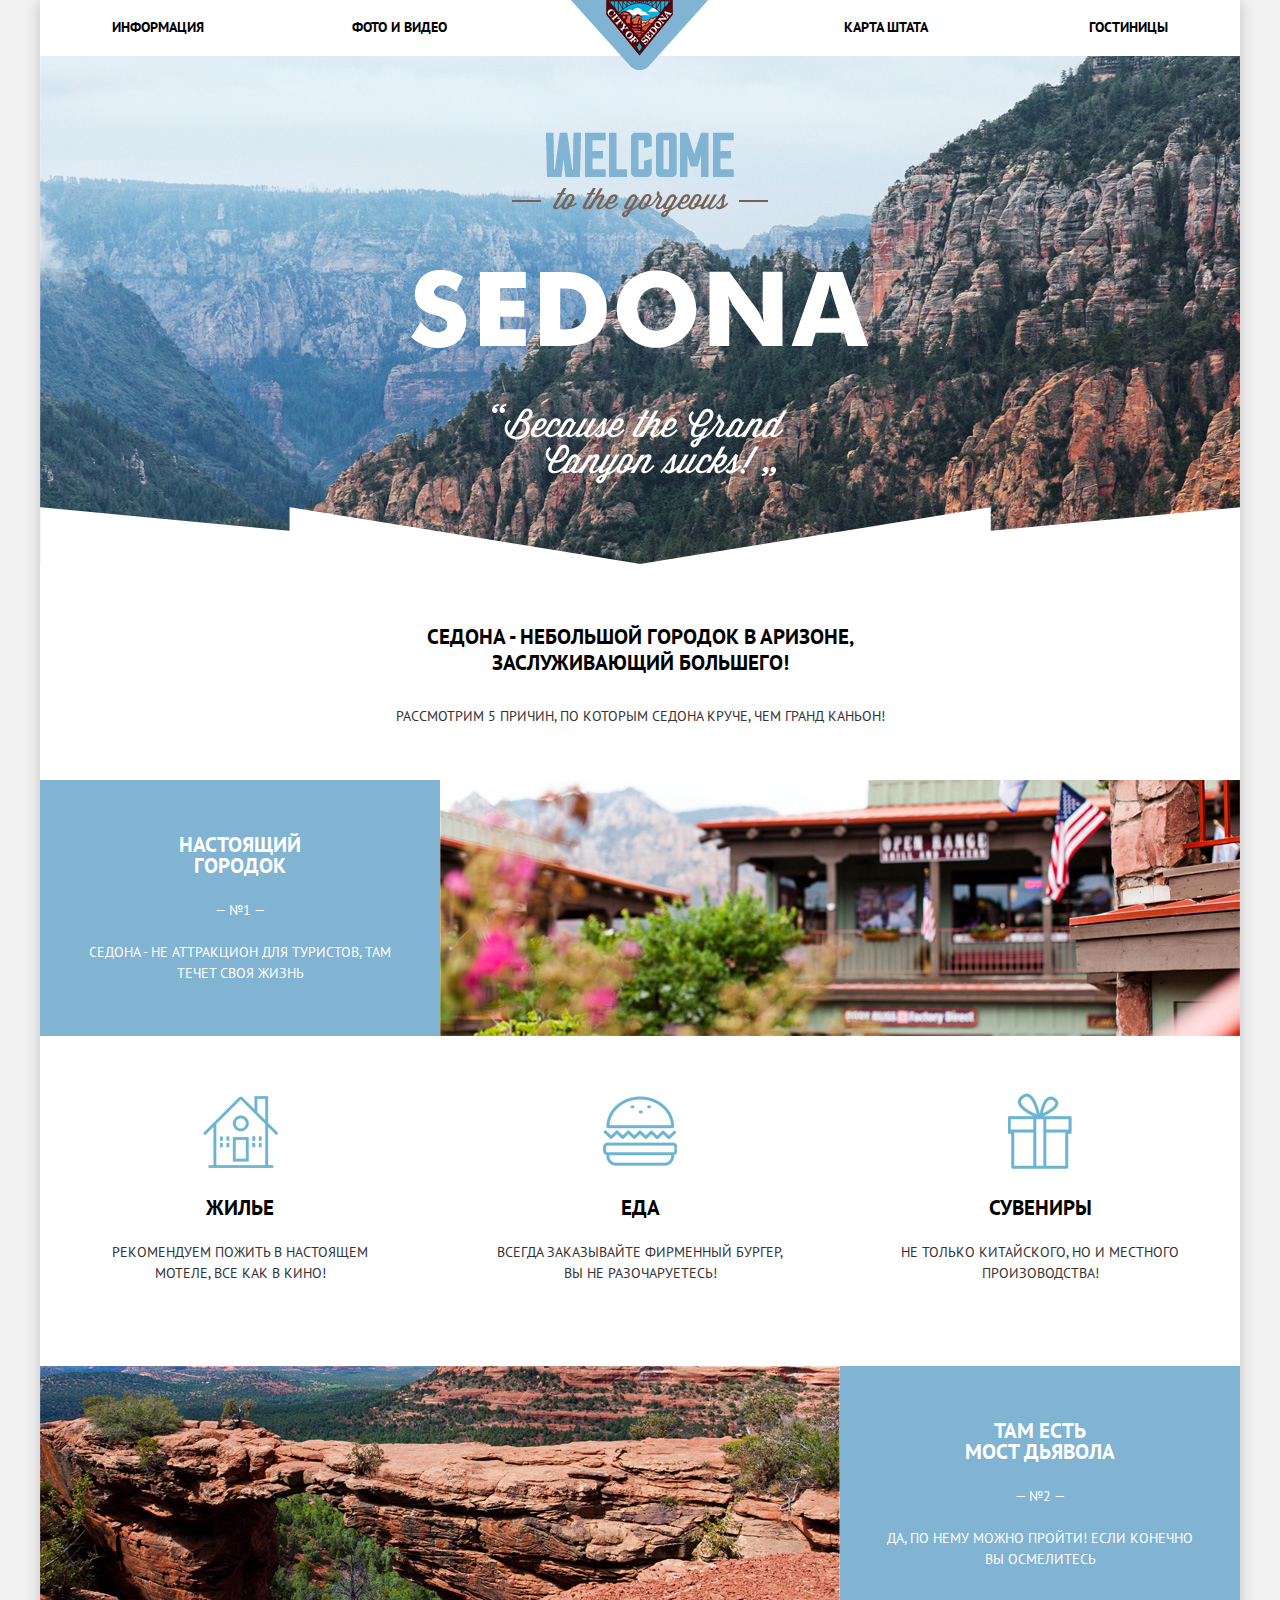
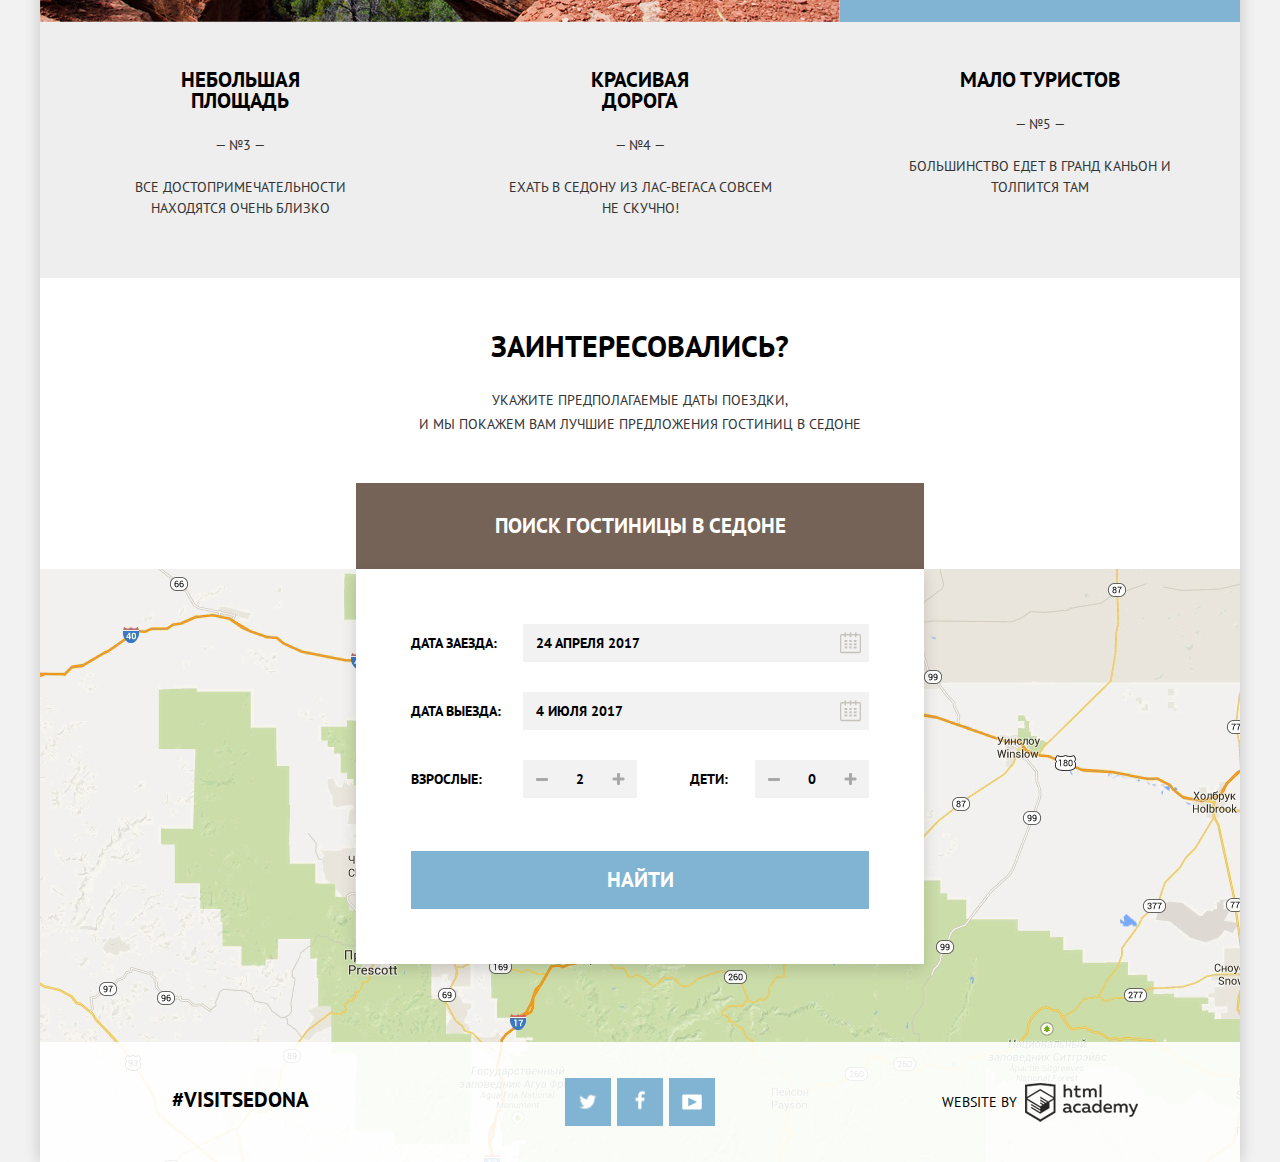
<file: index.html>
<!DOCTYPE html>
<html lang="ru">
  <head>
    <meta charset="utf-8">
    <title>HTML Academy: Седона</title>
    <link href="https://fonts.googleapis.com/css?family=PT+Sans:400,700&amp;subset=cyrillic" rel="stylesheet">
    <link href="css/normalize.css" rel="stylesheet">
    <link href="css/style.min.css" rel="stylesheet">
  </head>
  <body>
    <div class="container">
      <header class="main-header">
        <nav class="main-navigation">
          <div class="logo">
            <a><img src="img/logo.png" width="138" height="70" alt="Седона"></a>
          </div>
          <ul class="clearfix">
            <li class="main-navigation-left">
              <a href="#">Информация</a>
            </li>
            <li class="main-navigation-left">
              <a href="#">Фото и видео</a>
            </li>
            <li class="main-navigation-right">
              <a href="hotels.html">Гостиницы</a>
            </li>
            <li class="main-navigation-right">
              <a href="#">Карта штата</a>
            </li>
          </ul>
        </nav>
      </header>
      <main>
        <section class="intro">
          <img class="intro-text" src="img/index/intro-text.png" width="458" height="352" alt="Добро пожаловать в Седону!">
        </section>
        <section class="content">
          <div class="reason-title">
            <h1>Седона - небольшой городок в Аризоне, заслуживающий большего!</h1>
            <p>Рассмотрим 5 причин, по которым Седона круче, чем Гранд Каньон!</p>
          </div>
          <div class="reason-row clearfix">
            <div class="reason-row-descr">
              <h2>Настоящий городок</h2>
              <p>
                &mdash; №1 &mdash;
              </p>
              <p>
                Седона - не аттракцион для туристов, там течет своя жизнь
              </p>
            </div>
            <div class="reason1">
            </div>
          </div>
          <div class="recommend clearfix">
            <div class="recommend-item">
              <div class="recommend-icon recommend-house">
              </div>
              <h2>Жилье</h2>
              <p>
                Рекомендуем пожить в настоящем мотеле, все как в кино!
              </p>
            </div>
            <div class="recommend-item">
              <div class="recommend-icon recommend-food">
              </div>
              <h2>Еда</h2>
              <p>
                Всегда заказывайте фирменный бургер, вы не разочаруетесь!
              </p>
            </div>
            <div class="recommend-item">
              <div class="recommend-icon recommend-souvenir">
              </div>
              <h2>Сувениры</h2>
              <p>
                Не только китайского, но и местного произоводства!
              </p>
            </div>
          </div>
          <div class="reason-row clearfix">
            <div class="reason2">
            </div>
            <div class="reason-row-descr">
              <h2>Там есть<br>мост дьявола</h2>
              <p>
                &mdash; №2 &mdash;
              </p>
              <p>
                Да, по нему можно пройти! Если конечно вы осмелитесь
              </p>
            </div>
          </div>
          <div class="reason clearfix">
            <div class="reason-item">
              <h2>Небольшая площадь</h2>
              <p>
                &mdash; №3 &mdash;
              </p>
              <p>
                Все достопримечательности находятся очень близко
              </p>
            </div>
            <div class="reason-item">
              <h2>Красивая дорога</h2>
              <p>
                &mdash; №4 &mdash;
              </p>
              <p>
                Ехать в Седону из Лас-Вегаса совсем не скучно!
              </p>
            </div>
            <div class="reason-item">
              <h2>Мало туристов</h2>
              <p>
                &mdash; №5 &mdash;
              </p>
              <p>
                Большинство едет в Гранд Каньон и толпится там
              </p>
            </div>
          </div>
        </section>
        <section class="search">
          <div class="search-descr">
            <h2>Заинтересовались?</h2>
            <p>
              Укажите предполагаемые даты поездки,<br>и мы покажем вам лучшие предложения гостиниц в Седоне
            </p>
          </div>
          <div class="search-field">
            <button class="btn btn-brown search-btn" type="button">Поиск гостиницы в Седоне</button>
            <form class="search-form" action="#" method="get">
              <div class="search-wrapper">
                <label for="arrival">Дата заезда:</label>
                <div class="search-date">
                  <input type="text" id="arrival" name="arrival" value="24 апреля 2017">
                  <button class="btn icon-calendar" type="button"></button>
                </div>
              </div>
              <div class="search-wrapper">
                <label for="departure">Дата выезда:</label>
                <div class="search-date">
                  <input type="text" id="departure" name="departure" value="4 июля 2017">
                  <button class="btn icon-calendar" type="button"></button>
                </div>
              </div>
              <div class="search-wrapper">
                <label for="adult">Взрослые:</label>
                <div class="search-number">
                  <input type="text" id="adult" name="adult" value="2">
                  <button class="btn icon-minus" type="button"></button>
                  <button class="btn icon-plus" type="button"></button>
                </div>
                <label class="number-children" for="children">Дети:</label>
                <div class="search-number">
                  <input type="text" id="children" name="children" value="0">
                  <button class="btn icon-minus" type="button"></button>
                  <button class="btn icon-plus" type="button"></button>
                </div>
              </div>
              <button class="btn btn-blue btn-find" type="submit">Найти</button>
            </form>
          </div>
          <div class="search-map">
          </div>
        </section>
      </main>
      <footer class="main-footer footer-index">
        <div class="footer-visitsedona">
          <a href="#">#visitsedona</a>
        </div>
        <div class="footer-social">
          <a class="social-btn social-btn-tw" href="#">Твиттер</a>
          <a class="social-btn social-btn-fb" href="#">Фейсбук</a>
          <a class="social-btn social-btn-yt" href="#">Ютуб</a>
        </div>
        <div class="footer-copyright">
          <p>
            Website by
          </p>
          <a href="https://htmlacademy.ru">html academy</a>
        </div>
      </footer>
    </div>
  </body>
</html>
</file>
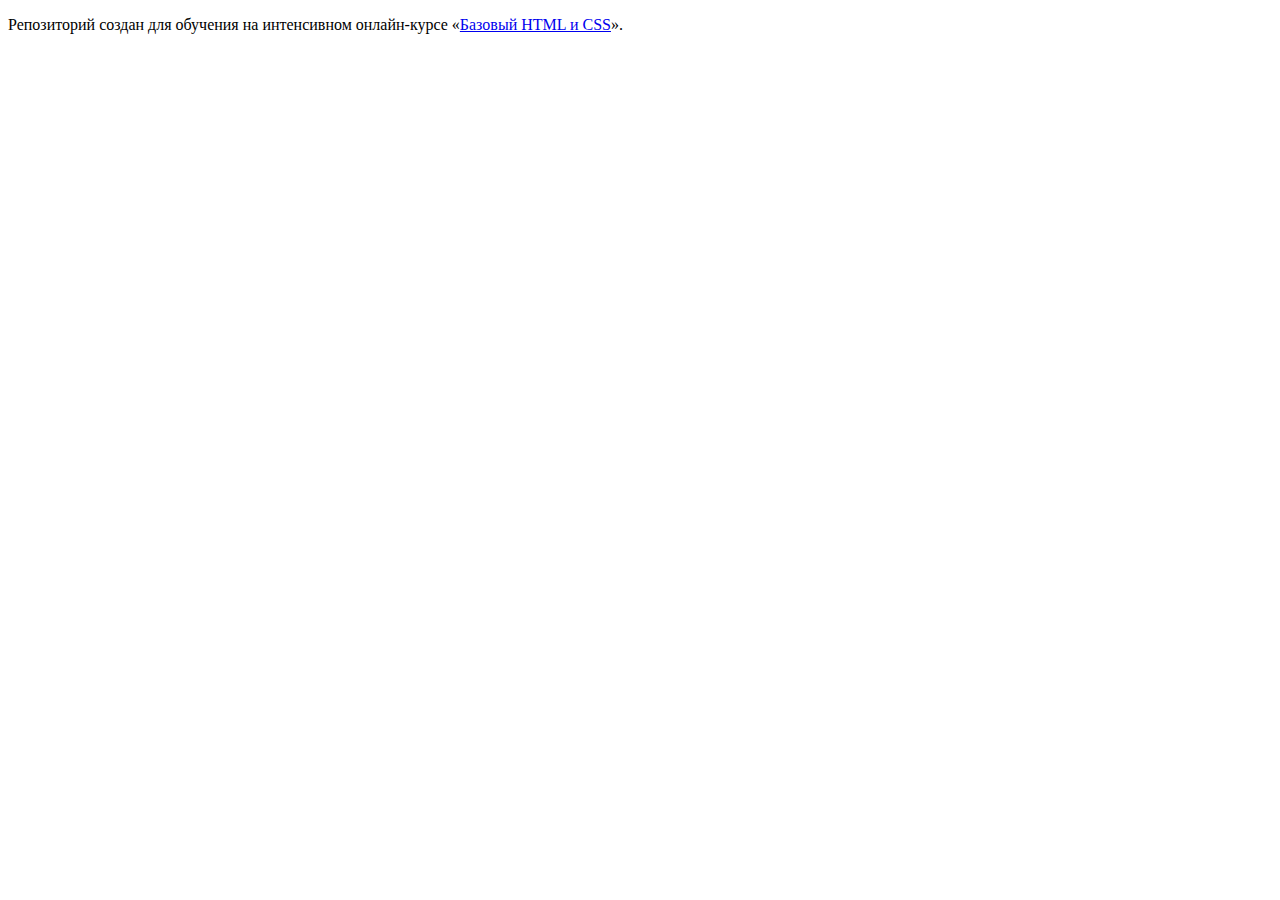
<file: master/index.html>
<!DOCTYPE html>
<html lang="ru">
  <head>
    <meta charset="utf-8">
    <title>HTML Academy: Седона</title>
    <base href="https://htmlacademy-htmlcss.github.io/317043-sedona/master/">
</head>
  <body>

    <p>Репозиторий создан для обучения на интенсивном онлайн‑курсе «<a href="https://htmlacademy.ru/intensive/htmlcss">Базовый HTML и CSS</a>».</p>

  </body>
</html>
</file>
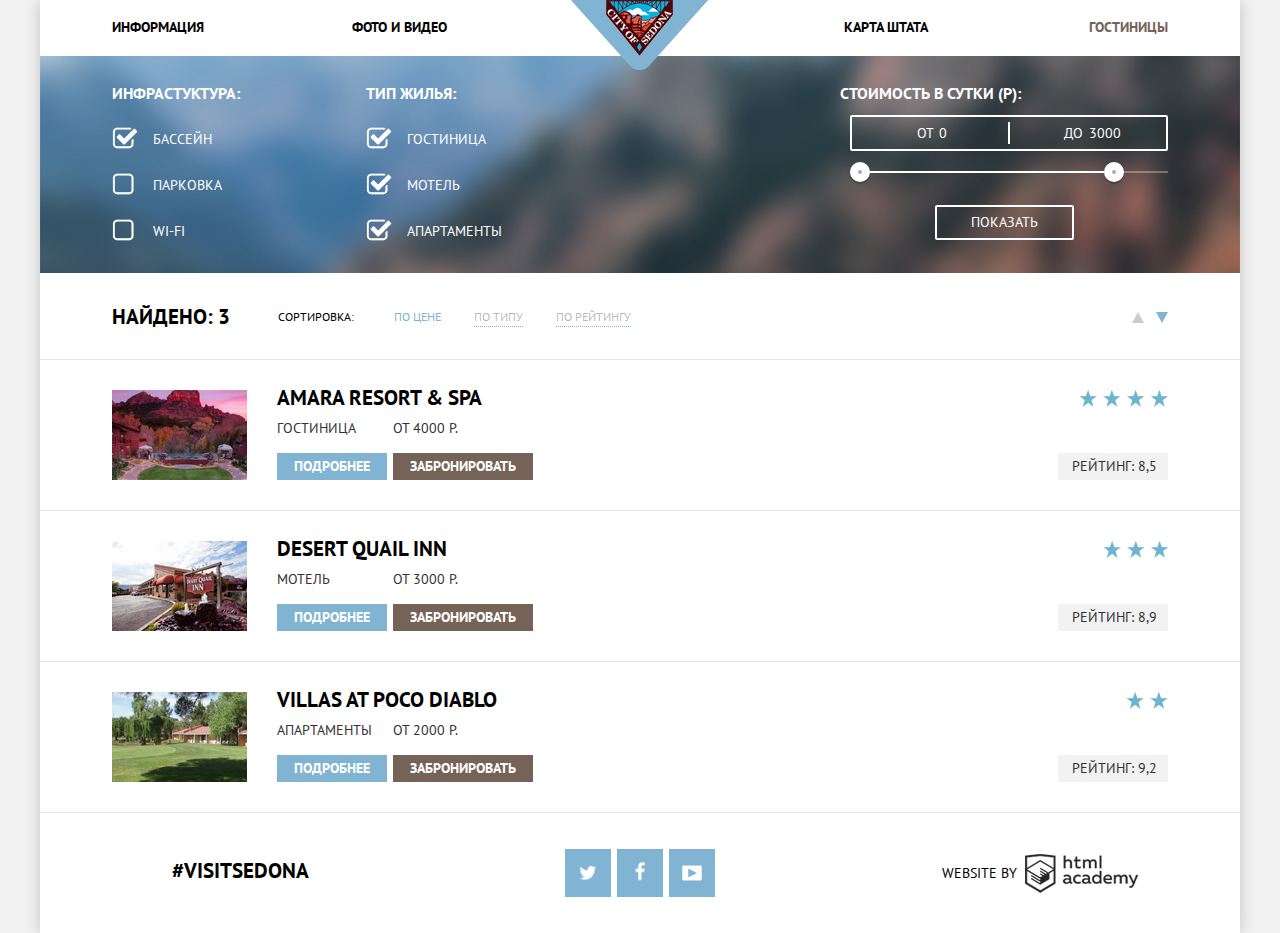
<file: hotels.html>
<!DOCTYPE html>
<html lang="ru">
  <head>
    <meta charset="utf-8">
    <title>HTML Academy: Седона - отели</title>
    <link href="https://fonts.googleapis.com/css?family=PT+Sans:400,700&amp;subset=cyrillic" rel="stylesheet">
    <link href="css/normalize.css" rel="stylesheet">
    <link href="css/style.min.css" rel="stylesheet">
  </head>
  <body>
    <div class="container">
      <header class="main-header">
        <nav class="main-navigation">
          <div class="logo">
            <a href="index.html"><img src="img/logo.png" width="138" height="70" alt="Седона"></a>
          </div>
          <ul class="clearfix">
            <li class="main-navigation-left">
              <a href="#">Информация</a>
            </li>
            <li class="main-navigation-left">
              <a href="#">Фото и видео</a>
            </li>
            <li class="main-navigation-right main-navigation-active">
              <a>Гостиницы</a>
            </li>
            <li class="main-navigation-right">
              <a href="#">Карта штата</a>
            </li>
          </ul>
        </nav>
      </header>
      <main>
        <section class="filter">
          <form class="clearfix" action="js/handler.php" method="get">
            <div class="filter-item">
              <h2>Инфрастуктура:</h2>
              <input type="checkbox" id="pool" name="pool" checked>
              <label for="pool">Бассейн</label>
              <input type="checkbox" id="parking" name="parking">
              <label for="parking">Парковка</label>
              <input type="checkbox" id="wi-fi" name="wi-fi">
              <label for="wi-fi">Wi-Fi</label>
            </div>
            <div class="filter-item">
              <h2>Тип жилья:</h2>
              <input type="checkbox" id="inn" name="inn" checked>
              <label for="inn">Гостиница</label>
              <input type="checkbox" id="motel" name="motel" checked>
              <label for="motel">Мотель</label>
              <input type="checkbox" id="apartments" name="apartments" checked>
              <label for="apartments">Апартаменты</label>
            </div>
            <div class="filter-price">
              <div class="filter-range-title">Стоимость в сутки (р):</div>
              <div class="price-controls">
                <label class="min-price">от <input type="text" name="min-price" value="0"></label>
                <label class="max-price">до <input type="text" name="max-price" value="3000"></label>
              </div>
              <div class="range-controls">
                <div class="scale">
                  <div class="bar"></div>
                </div>
                <div class="range-toggle range-toggle-min"></div>
                <div class="range-toggle range-toggle-max"></div>
              </div>
              <button class="btn-transparent" type="submit">Показать</button>
            </div>
          </form>
        </section>
        <section class="sort clearfix">
          <div class="sort-views">
            <h2>Найдено: 3</h2>
            <p>Сортировка:</p>
            <a class="sort-views-active">По цене</a>
            <a href="#">По типу</a>
            <a href="#">По рейтингу</a>
          </div>
          <div class="sort-controls">
            <a class="sort-increase" href="#"></a>
            <a class="sort-decrease sort-decrease-active"></a>
          </div>
        </section>
        <section class="result">
          <div class="result-item clearfix">
            <div class="result-item-img">
              <img src="img/hotels/resort.jpg" width="135" height="90" alt="Курорт">
            </div>
            <div class="result-item-dscr">
              <a class="result-item-name" href="#">Amara resort &amp; SPA</a>
              <p><span>Гостиница </span>От 4000 р.</p>
              <a class="btn btn-blue" href="#">Подробнее</a>
              <a class="btn btn-brown" href="#">Забронировать</a>
            </div>
            <div class="result-item-rating">
              <div class="stars-4">
              </div>
              <p>Рейтинг: 8,5</p>
            </div>
          </div>
          <div class="result-item clearfix">
            <div class="result-item-img">
              <img src="img/hotels/inn.jpg" width="135" height="90" alt="Мотель">
            </div>
            <div class="result-item-dscr">
              <a class="result-item-name" href="#">Desert quail inn</a>
              <p><span>Мотель </span>От 3000 р.</p>
              <a class="btn btn-blue" href="#">Подробнее</a>
              <a class="btn btn-brown" href="#">Забронировать</a>
            </div>
            <div class="result-item-rating">
              <div class="stars-3">
              </div>
              <p>Рейтинг: 8,9</p>
            </div>
          </div>
          <div class="result-item clearfix">
            <div class="result-item-img">
              <img src="img/hotels/villa.jpg" width="135" height="90" alt="Апартаменты">
            </div>
            <div class="result-item-dscr">
              <a class="result-item-name" href="#">Villas at Poco Diablo</a>
              <p><span>Апартаменты </span>От 2000 р.</p>
              <a class="btn btn-blue" href="#">Подробнее</a>
              <a class="btn btn-brown" href="#">Забронировать</a>
            </div>
            <div class="result-item-rating">
              <div class="stars-2">
              </div>
              <p>Рейтинг: 9,2</p>
            </div>
          </div>
        </section>
      </main>
      <footer class="main-footer">
        <div class="footer-visitsedona">
          <a href="#">#visitsedona</a>
        </div>
        <div class="footer-social">
          <a class="social-btn social-btn-tw" href="#">Твиттер</a>
          <a class="social-btn social-btn-fb" href="#">Фейсбук</a>
          <a class="social-btn social-btn-yt" href="#">Ютуб</a>
        </div>
        <div class="footer-copyright">
          <p>
            Website by
          </p>
          <a href="https://htmlacademy.ru">html academy</a>
        </div>
      </footer>
    </div>
  </body>
</html>
</file>
<file: css/style.min.css>
body,h2{line-height:21px}.btn,.search-form input,.search-form label{font-family:"PT Sans",Arial,sans-serif;border:none;text-transform:uppercase}.btn,.btn-transparent,body{text-transform:uppercase}.btn,.main-navigation a,.result-item-name,.sort-views a{text-decoration:none}*,::after,::before{box-sizing:inherit}html{box-sizing:border-box}body{min-width:1200px;margin:0;padding:0;font-family:"PT Sans",Arial,sans-serif;font-size:14px;font-weight:400;color:#333;background:#f2f2f2}h1,h2{font-size:21px;color:#000}.btn,.filter-range-title,.main-navigation a,.search-btn,.search-form,h1,h2{font-weight:700}h1{line-height:26px}.container{position:relative;width:1200px;margin:0 auto;box-shadow:0 0 15px 0 rgba(0,1,1,.2)}.clearfix::after{content:"";display:table;clear:both}.btn{display:inline-block;vertical-align:top;color:#fff;text-align:center;cursor:pointer}.btn-blue{background:#81b3d2}.btn-blue:hover{background:#669ec0}.btn-blue:active{color:rgba(255,255,255,.3);background:#5496bd}.btn-brown{background:#766357}.btn-brown:hover{background:#604e43}.btn-brown:active{color:rgba(255,255,255,.3);background:#503e33}.main-header{color:#000;background:#fff}.logo{position:absolute;top:0;left:50%;transform:translate(-50%,0);z-index:10}.main-navigation ul{margin:0;padding:0;list-style:none}.main-navigation li{padding-top:14px;padding-bottom:16px;width:240px}.main-navigation a{line-height:26px;color:#000}.main-navigation a:hover{color:#81b3d2}.main-navigation a:active{color:rgba(0,0,0,.3)}.main-navigation-left{float:left;padding-left:72px}.main-navigation-right{float:right;text-align:right;padding-right:72px}.main-navigation-active a,.main-navigation-active a:active,.main-navigation-active a:hover{color:#766357}.intro{padding-top:76px;padding-bottom:80px;background:url(../img/index/intro-bottom.png) bottom no-repeat,url(../img/index/intro-background.jpg) top no-repeat #c5d5e4}.intro-text{width:458px;height:352px;display:block;margin:0 auto}.content{color:#333;background:#fff}.reason-title{width:576px;margin:0 auto;padding-top:60px;padding-bottom:51px;text-align:center}.reason-title h1{margin:0 0 27px}.reason-title p{margin:0;line-height:26px}.reason-row{color:#fff;background:#81b3d2}.reason-row-descr{float:left;width:400px;padding-top:54px;text-align:center}.reason1,.reason2{width:800px;height:256px;float:left}.reason-row-descr h2{margin:0 0 24px;padding:0 100px;color:#fff;line-height:21px}.reason-row-descr p{margin:0 0 21px;padding:0 40px}.reason1{background:url(../img/index/reason1.jpg) no-repeat #81b3d2}.reason2{background:url(../img/index/reason2.jpg) no-repeat #81b3d2}.recommend-item{float:left;width:400px;padding:60px 50px 82px;text-align:center}.recommend-item h2{margin:0 0 24px}.recommend-icon{height:76px;margin:0 auto 25px;background:url(../img/icon/sprite.png)}.recommend-house{width:75px;background-position:-104px -170px}.recommend-food{width:74px;background-position:-10px -170px}.recommend-souvenir{width:64px;margin-top:-3px;margin-bottom:28px;background-position:-199px -170px}.recommend-item p{margin:0}.reason{color:#333;background:#eee}.reason-item{float:left;width:400px;padding:47px 60px 38px;text-align:center}.reason-item h2{margin:0 0 24px;padding-left:60px;padding-right:60px}.reason-item p{margin:0 0 21px}.search{color:#333;background:#fff}.search-descr{width:568px;margin:0 auto;padding:53px 60px 47px;text-align:center}.search-descr h2{margin:0 0 27px;font-size:30px;line-height:30px}.search-descr p{margin:0;line-height:24px}.search-field{position:relative;width:568px;margin:0 auto}.search-btn{width:100%;padding:30px 5px;font-size:21px;line-height:26px}.search-form{position:absolute;top:100%;left:0;right:0;padding:55px;color:#000;background-color:#fff;box-shadow:0 5px 15px 0 rgba(0,1,1,.15)}.search-form-closed{display:none}.search-form *{display:inline-block;vertical-align:top}.search-form .search-wrapper{display:block;margin-bottom:30px;font-size:0}.search-form input,.search-form label{font-size:14px;line-height:26px;font-weight:700;color:#000}.search-form label{width:112px;padding-top:6px;padding-bottom:6px}.search-form .number-children{margin-left:6px;padding-left:47px}.search-form input{height:38px;padding:6px 13px;background:#f2f2f2}.search-form input:hover{background:#ebebeb}.search-form input:active,.search-form input:focus{padding:4px 11px;background:#fff;border:2px solid #e5e5e5;outline-color:#e5e5e5}.icon-minus::before,.icon-plus::after,.icon-plus::before{content:"";border-radius:1px}.search-date input{width:346px}.search-number input{width:114px;text-align:center}.search-date,.search-number{position:relative}.icon-calendar{position:absolute;top:8px;right:8px;width:21px;height:22px;background:url(../img/icon/sprite.png) -10px -10px}.icon-calendar:hover{background-position:-92px -10px}.icon-calendar:active{background-position:-51px -10px}.icon-minus{position:absolute;top:5px;left:5px;width:28px;height:28px;background:0 0}.icon-minus::before{position:absolute;top:12.5px;left:8px;width:12px;height:3px;background:#a9a9a9}.icon-minus:hover::before{background:#000}.icon-minus:active::before{background:#81b3d2}.icon-plus{position:absolute;top:5px;right:5px;width:28px;height:28px;background:0 0}.icon-plus::after,.icon-plus::before{position:absolute;top:8px;left:12.5px;width:3px;height:12px;background:#a9a9a9}.icon-plus::after{transform:rotate(90deg)}.price-controls::after,.social-btn::before{content:"";transform:translate(-50%,-50%)}.icon-plus:hover::after,.icon-plus:hover::before{background:#000}.icon-plus:active::after,.icon-plus:active::before{background:#81b3d2}.btn-find{display:block;width:100%;margin-top:53px;padding:16px 10px;font-size:21px;line-height:26px}.search-map{min-height:593px;background:url(../img/index/map.jpg) top no-repeat #eee}.filter{padding:27px 72px 6px;color:#fff;background:url(../img/hotels/filter-background.jpg) top no-repeat #81b3d2}.filter h2{margin:0;font-size:16px;color:#fff}.filter-item{float:left;width:254px}.filter-item input[type=checkbox]{display:none}.filter-item input[type=checkbox]+label{position:relative;display:block;margin:25px 0;padding-left:41px;cursor:pointer}.filter-item input[type=checkbox]+label::before{content:"";position:absolute;top:-2px;left:0;display:block;width:22px;height:22px;background-image:url(../img/icon/sprite.png);background-position:-225px -10px}.filter-item input[type=checkbox]:checked+label::before{width:26px;background-position:-133px -10px}.filter-item input[type=checkbox]:disabled+label::before{width:22px;background-position:-10px -52px;cursor:default}.filter-item input[type=checkbox]:checked:disabled+label::before{width:26px;background-position:-179px -10px;cursor:default}.filter-price{float:right;width:318px}.filter-range-title{margin-left:-10px;margin-bottom:11px;font-size:16px}.price-controls{position:relative;height:36px;margin-bottom:20px;font-size:0;border:2px solid #fff;border-radius:2px}.price-controls::after{position:absolute;top:50%;left:50%;width:2px;height:22px;background:#fff}.price-controls label{display:inline-block;vertical-align:top;font-size:14px;line-height:30px;cursor:pointer}.price-controls .max-price,.price-controls .min-price{width:147px;padding-left:65px}.price-controls input{width:50px;margin:0;color:inherit;font:inherit;background:0 0;border:none}.range-controls{position:relative;margin-bottom:32px}.range-controls .scale{height:2px;background:rgba(255,255,255,.3)}.range-controls .bar{width:80%;height:2px;background:#fff}.range-toggle{position:absolute;top:-9px;width:20px;height:20px;background:#ababab;border:8px solid #fff;border-radius:50%;box-shadow:0 2px 1px 0 rgba(0,1,1,.2);cursor:pointer}.range-toggle:hover{background:#1c4f80}.range-toggle-min{left:0}.range-toggle-max{left:80%}.btn-transparent{display:block;margin-left:85px;padding:5px 34px;font-family:"PT Sans",Arial,sans-serif;font-size:14px;line-height:21px;color:#fff;background:0 0;border:2px solid #fff;border-radius:2px;cursor:pointer}.result,.sort{background:#fff}.btn-transparent:hover{color:#000;background:#fff}.sort{padding:31px 72px 29px;border-bottom:1px solid #e5e5e5}.sort-views{float:left;width:1018px;font-size:0}.sort-views h2{display:inline-block;vertical-align:middle;margin:0 48px 0 0;line-height:26px}.sort-views a,.sort-views p{vertical-align:middle;font-size:12px;line-height:18px;display:inline-block}.sort-views p{margin:0 40px 0 0;color:#000}.sort-views a{margin:0 33px 0 0;color:rgba(0,0,0,.3);border-bottom:1px dotted #81b3d2}.sort-views a:hover{color:#81b3d2}.sort-views a:active{color:#000;border:none}.sort-views .sort-views-active,.sort-views .sort-views-active:active,.sort-views .sort-views-active:hover{color:#81b3d2;border:none}.sort-controls{position:relative;float:right;width:36px;height:11px;margin-top:8px;font-size:0}.sort-decrease,.sort-increase{width:0;height:0;position:absolute}.sort-increase{top:-6px;border:6px solid transparent;border-bottom:11px solid #ccc}.sort-decrease{right:0;top:0;border:6px solid transparent;border-top:11px solid #ccc}.sort-increase:hover{border-bottom:11px solid #000}.sort-increase-active,.sort-increase-active:active,.sort-increase-active:hover,.sort-increase:active{border-bottom:11px solid #81b3d2}.sort-decrease:hover{border-top:11px solid #000}.sort-decrease-active,.sort-decrease-active:active,.sort-decrease-active:hover,.sort-decrease:active{border-top:11px solid #81b3d2}.result-item{padding:30px 72px;border-bottom:1px solid #e5e5e5}.result-item-img{float:left;width:135px;margin-right:30px;line-height:0}.result-item-dscr{float:left;max-width:770px;font-size:0}.result-item-name{display:inline-block;vertical-align:top;margin:-5px 0 0;font-size:21px;line-height:26px;color:#000;font-weight:700}.result-item-name:hover{color:#81b3d2}.result-item-name:active{color:#cacaca}.result-item-dscr p{margin:7px 0 14px;font-size:14px}.result-item-dscr span{display:inline-block;vertical-align:top;min-width:116px}.result-item-dscr .btn{padding:3px 17px;margin-right:6px;vertical-align:bottom;font-size:14px;line-height:21px}.result-item-rating{float:right;width:110px}.stars-4{width:89px;height:17px;margin-left:21px;background:url(../img/icon/sprite.png) -95px -266px}.stars-3{width:65px;height:17px;margin-left:45px;background:url(../img/icon/sprite.png) -10px -266px}.stars-2{width:42px;height:17px;margin-left:68px;background:url(../img/icon/sprite.png) -252px -52px}.result-item-rating p{margin:46px 0 0;padding:3px 0 3px 3px;text-align:center;background:#f2f2f2}.main-footer{padding:36px 0;font-size:0;background:#fff}.main-footer div{display:inline-block;vertical-align:middle;width:400px;text-align:center}.footer-index{position:absolute;bottom:0;left:0;right:0;background:rgba(255,255,255,.9)}.footer-visitsedona a{font-size:21px;line-height:26px;color:#000;font-weight:700;text-decoration:none}.footer-social,.social-btn{font-size:0}.social-btn{position:relative;display:inline-block;vertical-align:top;width:46px;height:48px;margin-right:6px;background:#81b3d2}.footer-copyright a,.footer-copyright p{display:inline-block;vertical-align:middle}.social-btn:hover{background:#669ec0}.social-btn:active{background:#5496bd}.social-btn::before{position:absolute;top:50%;left:50%;background:url(../img/icon/sprite.png) no-repeat}.social-btn:active::before{opacity:.3}.social-btn-tw{margin-left:5px}.social-btn-tw::before{width:17px;height:15px;background-position:-215px -52px}.social-btn-fb::before{width:10px;height:19px;top:46%;background-position:-185px -52px}.social-btn-yt::before{width:20px;height:16px;background-position:-267px -10px}.footer-copyright p{margin:0 8px 0 0;font-size:14px;line-height:26px;color:#000}.footer-copyright a{width:113px;height:39px;font-size:0;background:url(../img/icon/sprite.png) -52px -52px}.footer-copyright a:hover{background-position:-143px -111px}.footer-copyright a:active{background-position:-10px -111px}
</file>
